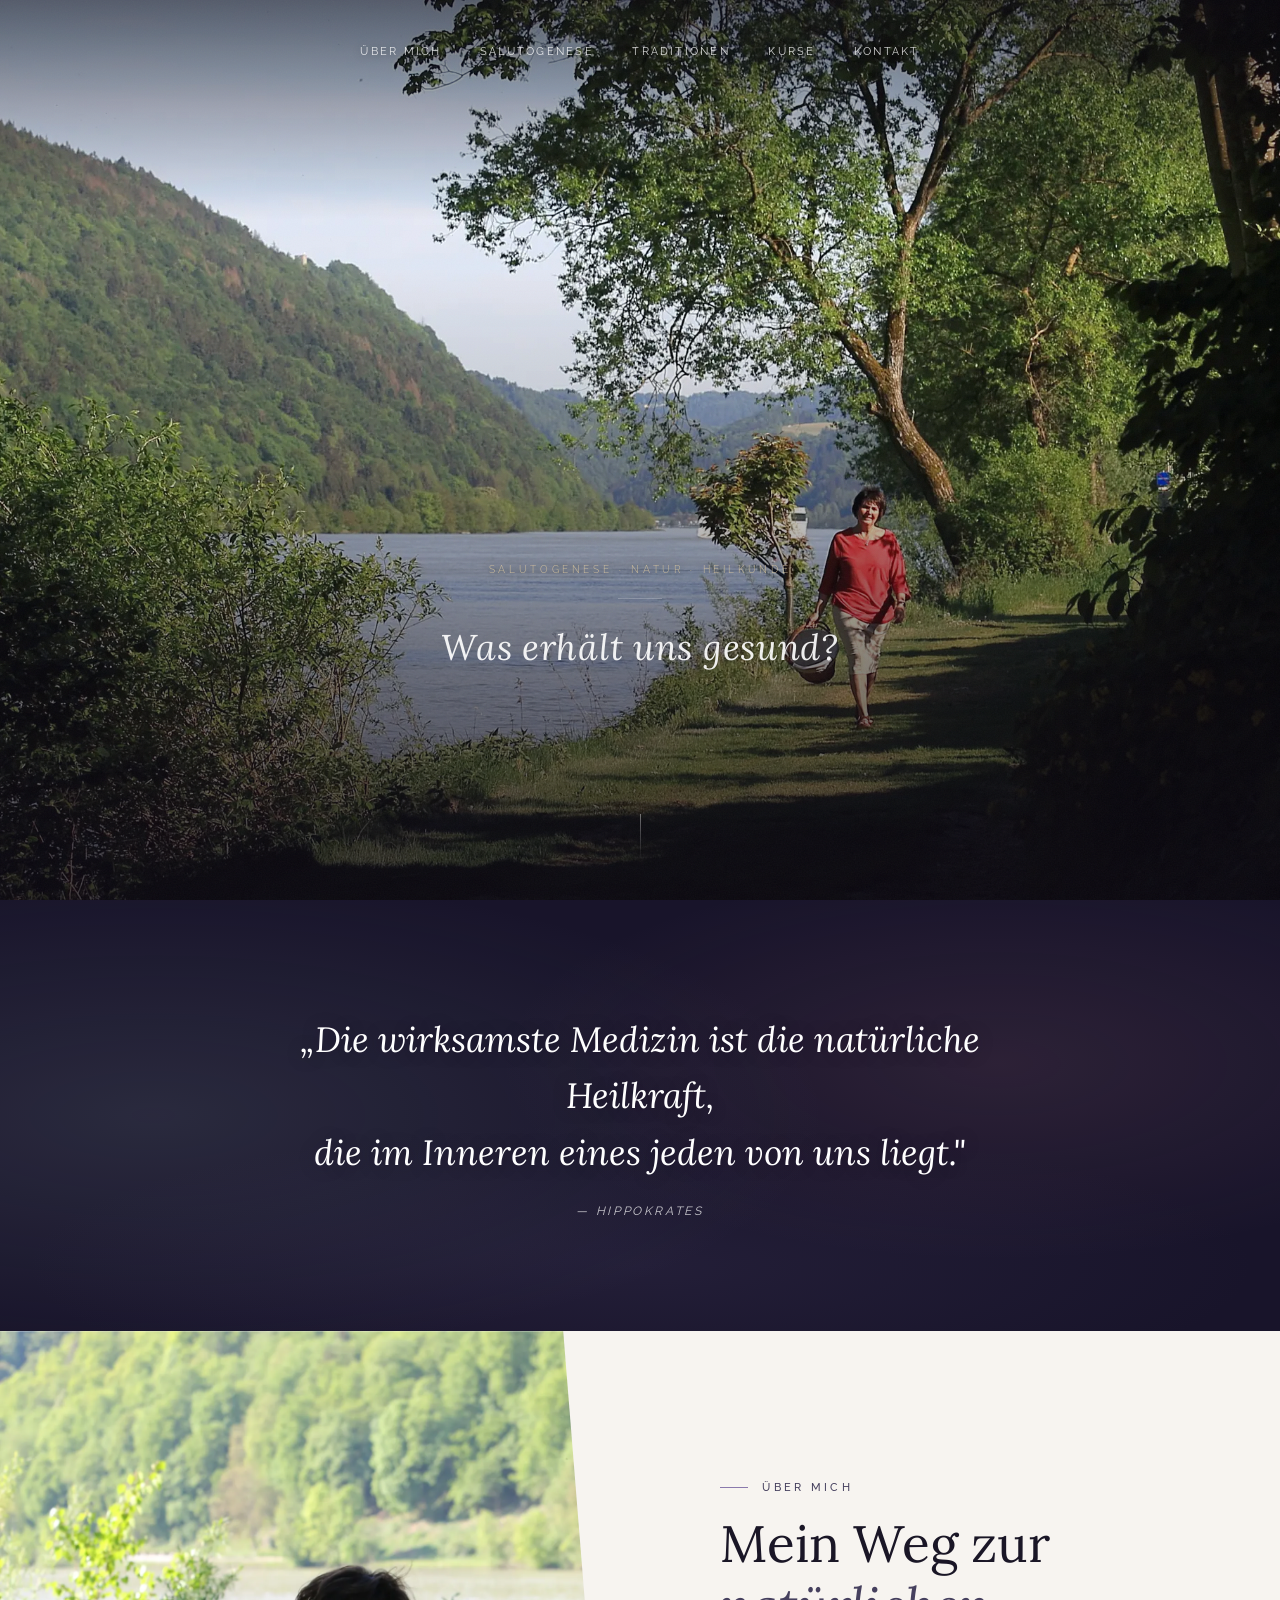
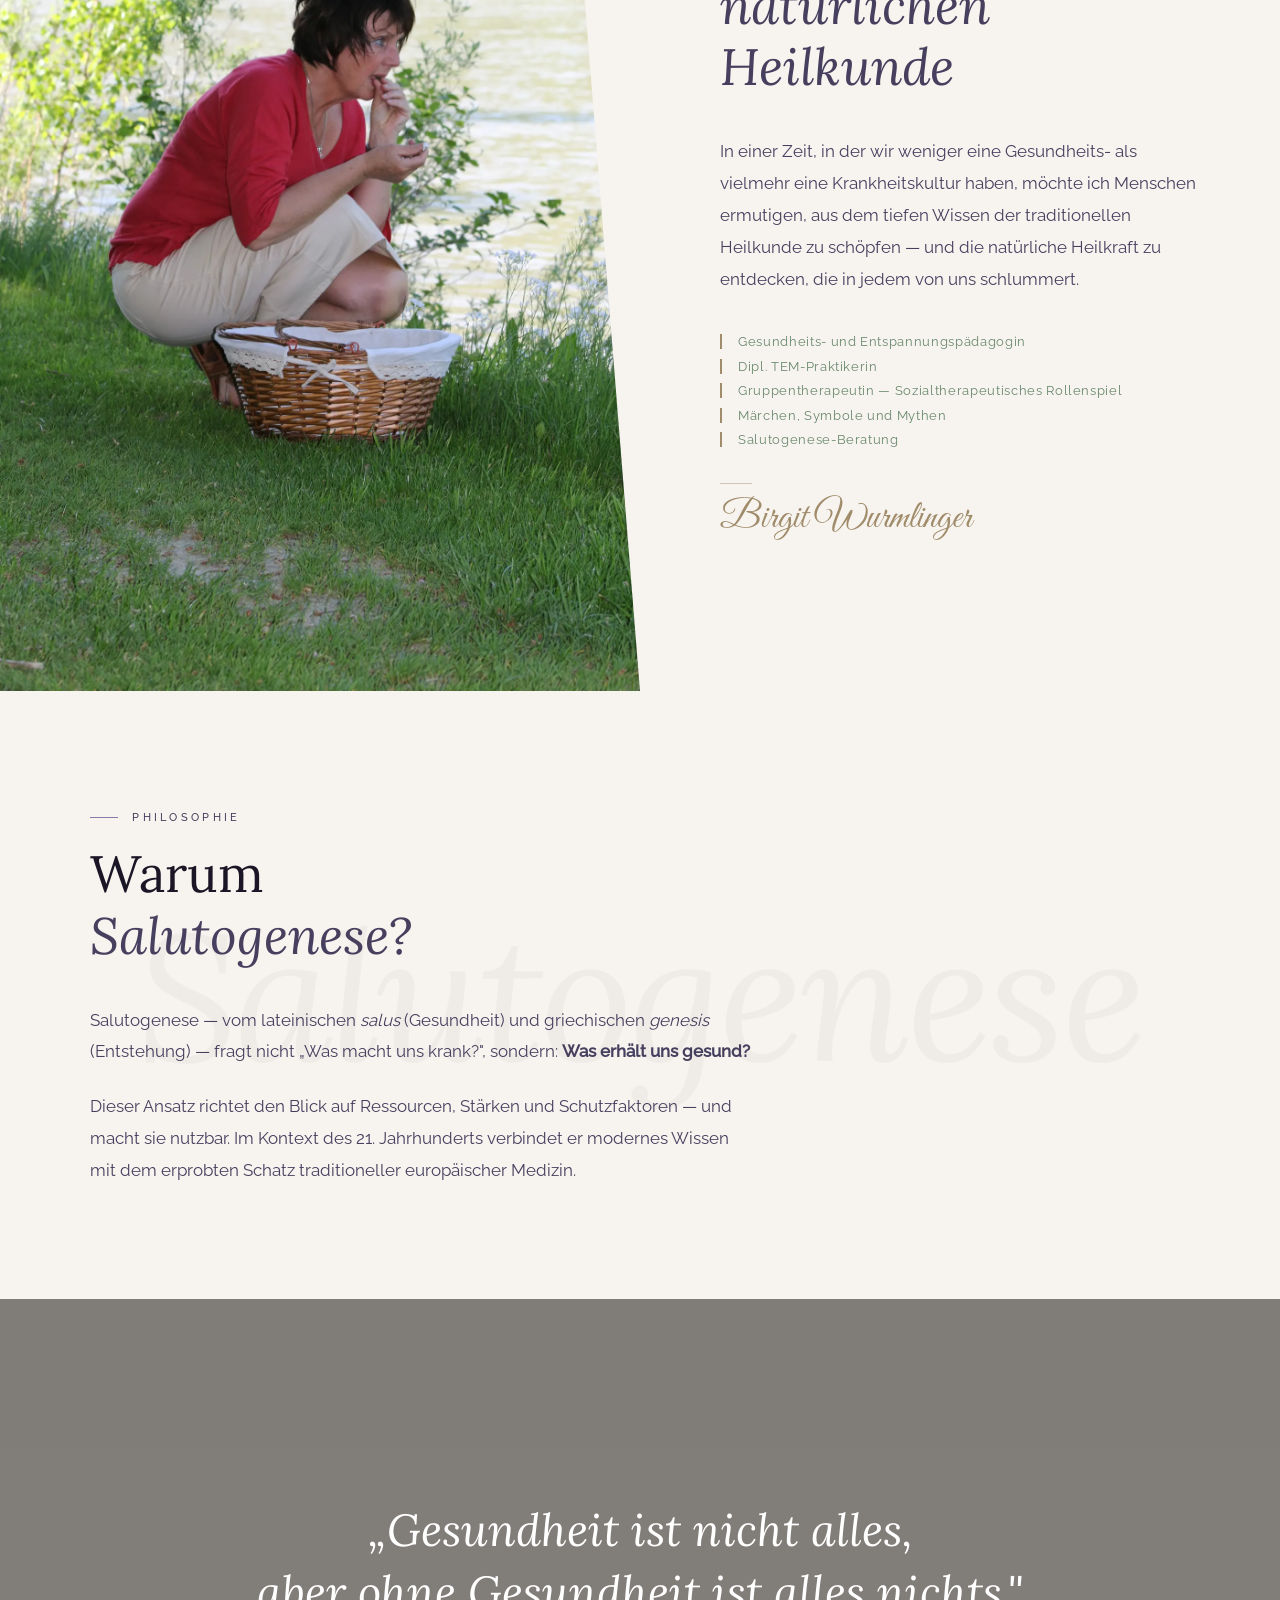
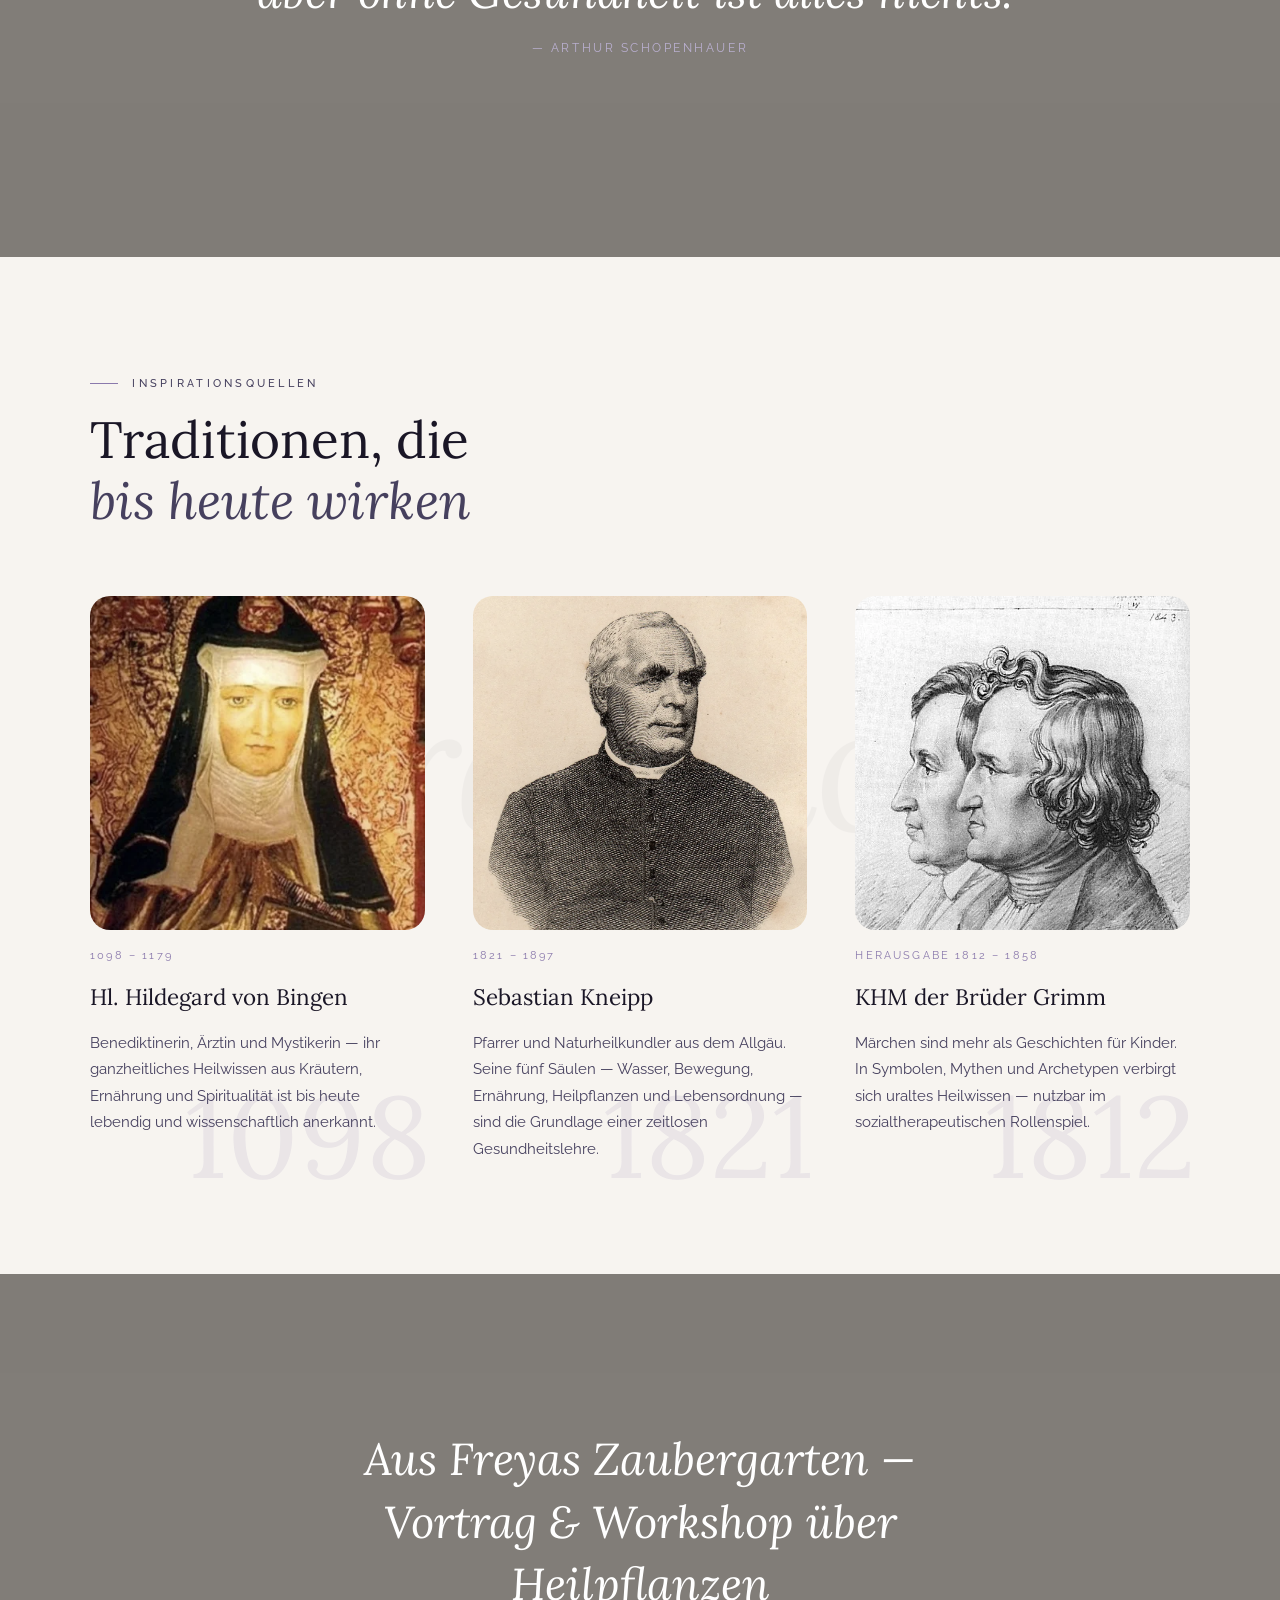
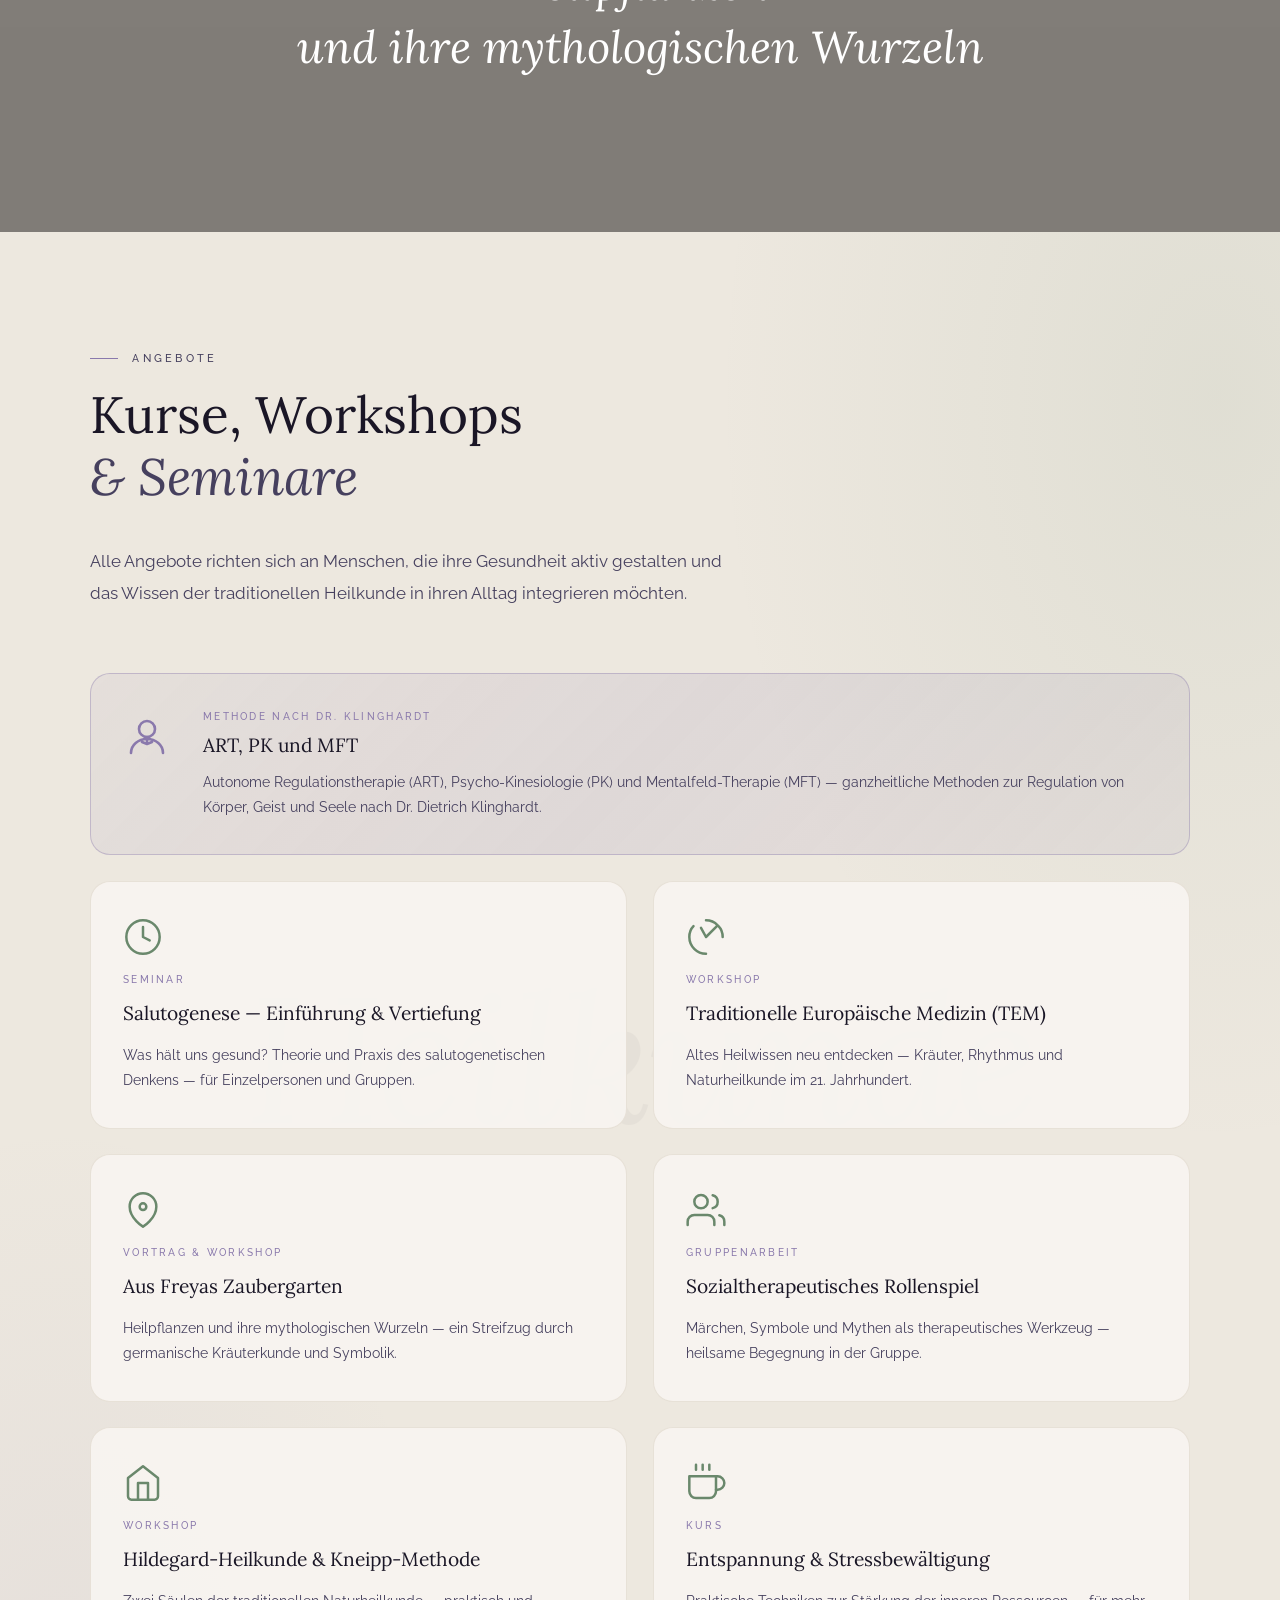
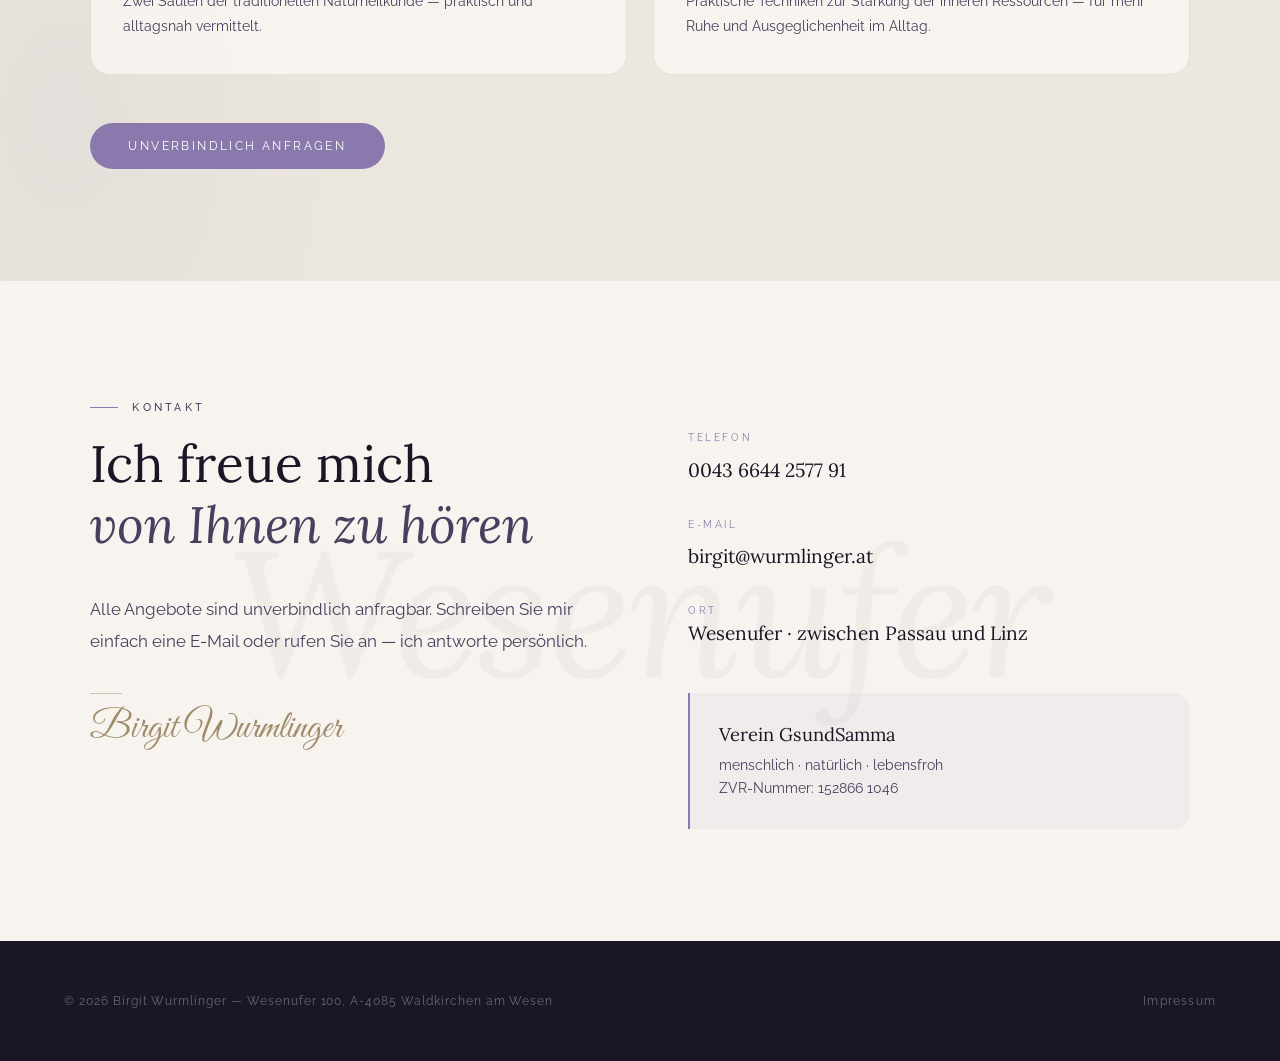
<file: index.html>
<!DOCTYPE html>
<html lang="de">
<head>
  <meta charset="UTF-8" />
  <meta name="viewport" content="width=device-width, initial-scale=1.0" />
  <title>Birgit Wurmlinger — Gesundheit aus der Natur | Wesenufer</title>
  <meta name="description" content="Kurse und Workshops zur natürlichen Heilkunde in Wesenufer zwischen Passau und Linz. Salutogenese, Kräuterwissen und Traditionen von Hildegard von Bingen bis Sebastian Kneipp — Verein GsundSamma." />
  <link rel="canonical" href="https://www.gsundsamma.at/" />
  <meta name="theme-color" content="#F7F4F0" />

  <!-- Social-Vorschau (WhatsApp, Facebook, Signal) -->
  <meta property="og:type" content="website" />
  <meta property="og:locale" content="de_AT" />
  <meta property="og:site_name" content="GsundSamma — Birgit Wurmlinger" />
  <meta property="og:title" content="Birgit Wurmlinger — Gesundheit aus der Natur" />
  <meta property="og:description" content="Kurse und Workshops zur natürlichen Heilkunde in Wesenufer zwischen Passau und Linz." />
  <meta property="og:url" content="https://www.gsundsamma.at/" />
  <meta property="og:image" content="https://www.gsundsamma.at/og-bild.jpg" />
  <meta property="og:image:width" content="1200" />
  <meta property="og:image:height" content="630" />
  <meta property="og:image:alt" content="Naturaufnahme — Gesundheit aus der Natur" />
  <meta name="twitter:card" content="summary_large_image" />

  <link rel="icon" href="favicon.svg" type="image/svg+xml" />
  <link rel="icon" href="favicon.ico" sizes="32x32" />
  <link rel="apple-touch-icon" href="apple-touch-icon.png" />

  <!-- Schriften selbst gehostet — keine Verbindung zu Google -->
  <link rel="preload" href="fonts/raleway-400-normal-latin.woff2" as="font" type="font/woff2" crossorigin />
  <link rel="preload" href="fonts/lora-400-normal-latin.woff2" as="font" type="font/woff2" crossorigin />
  <link rel="preload" href="fonts/great-vibes-400-normal-latin.woff2" as="font" type="font/woff2" crossorigin />
  <link rel="stylesheet" href="fonts/fonts.css" />

  <style>
    *, *::before, *::after { box-sizing: border-box; margin: 0; padding: 0; }

    :root {
      --cream:    #EDE8DF;
      --warm:     #E2DBD1;
      --dark:     #1A1626;
      --mid:      #46405E;
      --sage:     #6A886C;
      --lavender: #8A79AC;
      --earth:    #A08C6A;
      --light:    #F7F4F0;
    }

    html { scroll-behavior: smooth; }

    /* prefers-reduced-motion — disable all animations/transitions */
    @media (prefers-reduced-motion: reduce) {
      *, *::before, *::after {
        animation-duration: 0.01ms !important;
        animation-iteration-count: 1 !important;
        transition-duration: 0.01ms !important;
      }
      html { scroll-behavior: auto; }
      .hero-eyebrow, .hero-rule, .hero-title, .hero-scroll { opacity: 1; }
    }

    body {
      font-family: 'Raleway', sans-serif;
      font-weight: 400;
      background: var(--light);
      color: var(--dark);
      overflow-x: hidden;
    }

    /* ── NAVIGATION ─────────────────────────────── */
    nav {
      position: fixed;
      top: 0; left: 0; right: 0;
      z-index: 100;
      display: flex;
      justify-content: center;
      align-items: center;
      padding: 1.8rem 4rem;
      background: transparent;
      backdrop-filter: none;
      -webkit-backdrop-filter: none;
      border-bottom: 1px solid transparent;
      transition: padding 0.5s, background 0.5s, backdrop-filter 0.5s, border-color 0.5s;
    }
    nav.scrolled {
      padding: 0.9rem 4rem;
      background: rgba(247,244,240,0.92);
      backdrop-filter: blur(22px);
      -webkit-backdrop-filter: blur(22px);
      border-bottom: 1px solid rgba(160,140,106,0.16);
    }
    nav.scrolled .nav-logo-name {
      color: var(--dark);
      text-shadow: none;
    }
    .nav-logo {
      text-decoration: none;
      cursor: pointer;
      position: absolute;
      left: 4rem;
      top: 50%;
      transform: translateY(-50%);
      display: flex;
      align-items: center;
      height: 32px;
    }
    .nav-logo:focus-visible {
      outline: 2px solid var(--lavender);
      outline-offset: 6px;
      border-radius: 2px;
    }
    .nav-logo-name {
      font-family: 'Great Vibes', cursive;
      font-size: 1.65rem;
      color: #fff;
      white-space: nowrap;
      opacity: 0;
      transform: translateY(8px);
      transition: opacity 0.5s ease, transform 0.5s ease;
      pointer-events: none;
      text-shadow: 0 1px 14px rgba(26,22,38,0.5);
      line-height: 1;
    }
    nav.name-visible .nav-logo-name {
      opacity: 1;
      transform: translateY(0);
      pointer-events: auto;
    }
    .nav-links {
      display: flex;
      gap: 2.4rem;
      list-style: none;
    }
    .nav-links a {
      color: rgba(255,255,255,0.82);
      text-decoration: none;
      font-size: 0.7rem;
      letter-spacing: 0.2em;
      text-transform: uppercase;
      cursor: pointer;
      padding: 0.5rem 0;
      min-height: 44px;
      display: inline-flex;
      align-items: center;
      background: none;
      border: none;
      text-shadow: 0 1px 8px rgba(0,0,0,0.45);
      transition: color 0.35s, opacity 0.35s;
    }
    .nav-links a:hover {
      color: #fff;
    }
    .nav-links a:focus-visible {
      outline: 2px solid var(--lavender);
      outline-offset: 6px;
      border-radius: 2px;
    }
    nav.scrolled .nav-links a {
      color: var(--mid);
      text-shadow: none;
    }
    nav.scrolled .nav-links a:hover {
      color: var(--dark);
    }

    /* ── PARALLAX HELPER ─────────────────────────── */
    .parallax {
      background-attachment: fixed;
      background-position: center;
      background-repeat: no-repeat;
      background-size: cover;
    }

    /* ── HERO ────────────────────────────────────── */
    #hero {
      height: 100vh;
      background-image: url('bilder/bild_01_hintergrund_a.webp');
      background-size: cover;
      background-position: 68% center;
      display: flex;
      align-items: flex-end;
      justify-content: center;
      text-align: center;
      position: relative;
    }
    #hero::before {
      content: '';
      position: absolute;
      top: 0; left: 0; right: 0;
      height: 220px;
      background: linear-gradient(to bottom, rgba(10,6,16,0.62) 0%, transparent 100%);
      z-index: 0;
      pointer-events: none;
    }
    #hero::after {
      content: '';
      position: absolute;
      inset: 0;
      background: linear-gradient(
        to top,
        rgba(12,8,18,0.78) 0%,
        rgba(12,8,18,0.48) 28%,
        rgba(12,8,18,0.12) 52%,
        transparent 70%
      );
      z-index: 0;
      pointer-events: none;
    }
    .hero-content {
      position: relative;
      z-index: 1;
      display: flex;
      flex-direction: column;
      align-items: center;
      padding-bottom: 13vh;
      gap: 0;
    }
    .hero-eyebrow {
      font-family: 'Raleway', sans-serif;
      font-weight: 300;
      font-size: 0.6rem;
      letter-spacing: 0.38em;
      text-transform: uppercase;
      color: rgba(218, 198, 158, 0.9);
      margin-bottom: 1.4rem;
      opacity: 0;
      animation: fadeUp 0.8s 0.2s forwards;
      text-shadow: 0 1px 10px rgba(6,2,14,0.7), 0 0 28px rgba(6,2,14,0.5);
    }
    .hero-rule {
      width: 44px;
      height: 1px;
      background: rgba(255,255,255,0.22);
      margin-bottom: 1.6rem;
      opacity: 0;
      animation: fadeUp 0.8s 0.42s forwards;
    }
    .hero-title {
      font-family: 'Lora', serif;
      font-style: italic;
      font-size: clamp(1.65rem, 2.8vw, 2.6rem);
      font-weight: 400;
      color: rgba(255,255,255,0.92);
      letter-spacing: 0.02em;
      line-height: 1.3;
      opacity: 0;
      animation: fadeUp 0.9s 0.6s forwards;
    }
    .hero-scroll {
      position: absolute;
      bottom: 2.6rem;
      left: 50%;
      transform: translateX(-50%);
      z-index: 1;
      opacity: 0;
      animation: fadeUp 1s 1.3s forwards;
    }
    .hero-scroll span {
      display: block;
      width: 1px;
      height: 44px;
      background: linear-gradient(to bottom, rgba(255,255,255,0.4), transparent);
      margin: 0 auto;
      animation: scrollPulse 2.5s ease-in-out 2s infinite;
    }
    @keyframes scrollPulse {
      0%, 100% { opacity: 0.35; }
      50% { opacity: 0.9; }
    }

    /* ── QUOTE DIVIDER ───────────────────────────── */
    .quote-divider {
      background-color: #18142A;
      background-image:
        radial-gradient(ellipse 75% 80% at 12% 50%, rgba(122,140,150,0.18) 0%, transparent 70%),
        radial-gradient(ellipse 60% 70% at 78% 38%, rgba(168,112,128,0.14) 0%, transparent 65%),
        radial-gradient(ellipse 80% 55% at 50% 85%, rgba(74,66,104,0.22) 0%, transparent 60%);
      padding: 7rem 2rem;
      text-align: center;
      position: relative;
    }
    .quote-divider blockquote {
      position: relative;
      font-family: 'Lora', serif;
      font-style: italic;
      font-size: clamp(1.4rem, 3vw, 2.2rem);
      color: #fff;
      max-width: 820px;
      margin: 0 auto 1.2rem;
      line-height: 1.6;
      text-shadow: 0 1px 16px rgba(30,10,40,0.35);
    }
    .quote-divider cite {
      position: relative;
      font-size: 0.75rem;
      letter-spacing: 0.22em;
      text-transform: uppercase;
      color: rgba(255,255,255,0.75);
    }

    /* ── CONTENT SECTIONS ────────────────────────── */
    section {
      padding: 7rem 2rem;
    }
    .section-inner {
      max-width: 1100px;
      margin: 0 auto;
    }
    .section-label {
      font-size: 0.68rem;
      letter-spacing: 0.3em;
      text-transform: uppercase;
      color: var(--mid);
      margin-bottom: 1.2rem;
      display: inline-flex;
      align-items: center;
      gap: 0.9rem;
      font-weight: 500;
    }
    .section-label::before {
      content: '';
      display: block;
      height: 1px;
      width: 0;
      background: var(--lavender);
      transition: width 0.65s cubic-bezier(0.4, 0, 0.2, 1) 0.28s;
      flex-shrink: 0;
    }
    .section-label.visible::before {
      width: 28px;
    }
    .section-title {
      font-family: 'Lora', serif;
      font-size: clamp(2rem, 4vw, 3.4rem);
      font-weight: 400;
      line-height: 1.2;
      color: var(--dark);
      margin-bottom: 2.4rem;
    }
    .section-title em {
      font-style: italic;
      color: var(--mid);
    }
    .section-text {
      font-size: 1.05rem;
      line-height: 1.9;
      color: var(--mid);
      max-width: 660px;
    }
    .section-text + .section-text {
      margin-top: 1.4rem;
    }

    /* ── ÜBER MICH ───────────────────────────────── */
    #ueber-mich {
      background: var(--light);
      padding: 0;
    }
    .ueber-grid {
      display: grid;
      grid-template-columns: 50% 50%;
      gap: 0;
      align-items: stretch;
      min-height: 85vh;
    }
    .ueber-img-wrap {
      position: relative;
      overflow: hidden;
      clip-path: polygon(0 0, 88% 0, 100% 100%, 0 100%);
    }
    .ueber-img-wrap img {
      width: 100%;
      height: 100%;
      object-fit: cover;
      object-position: center top;
      display: block;
    }
    .ueber-text {
      padding: 8rem 5rem 8rem 5rem;
      display: flex;
      flex-direction: column;
      justify-content: center;
    }
    .credentials {
      margin-top: 2.4rem;
      display: flex;
      flex-direction: column;
      gap: 0.6rem;
    }
    .credential-item {
      font-size: 0.82rem;
      letter-spacing: 0.05em;
      color: var(--sage);
      padding-left: 1rem;
      border-left: 2px solid var(--earth);
    }

    /* ── PARALLAX BREAK ──────────────────────────── */
    .parallax-break {
      height: 62vh;
      min-height: 400px;
      background-image: url('bilder/bild_09_bienenapotheke.webp');
      background-position: center;
      position: relative;
    }
    .parallax-break::after {
      content: '';
      position: absolute;
      inset: 0;
      background: rgba(20,16,10,0.52);
    }
    .parallax-break-text {
      position: absolute;
      inset: 0;
      z-index: 1;
      display: flex;
      align-items: center;
      justify-content: center;
      text-align: center;
      padding: 2rem;
    }
    .parallax-break-text blockquote {
      font-family: 'Lora', serif;
      font-style: italic;
      font-size: clamp(1.6rem, 3.5vw, 2.8rem);
      color: #fff;
      max-width: 780px;
      line-height: 1.4;
    }
    .parallax-break-text cite {
      display: block;
      margin-top: 1rem;
      font-family: 'Raleway', sans-serif;
      font-style: normal;
      font-size: 0.72rem;
      letter-spacing: 0.22em;
      text-transform: uppercase;
      color: rgba(196,184,224,0.85);
    }

    /* ── SALUTOGENESE ────────────────────────────── */
    #salutogenese { background: var(--light); }

    /* ── TRADITIONELLE MEDIZIN ───────────────────── */
    #traditionen { background: var(--light); }
    .tradition-grid {
      display: grid;
      grid-template-columns: repeat(3, 1fr);
      gap: 3rem;
      margin-top: 4rem;
    }
    .tradition-card {
      display: flex;
      flex-direction: column;
      gap: 1.2rem;
    }
    .tradition-card img {
      width: 100%;
      aspect-ratio: 1;
      object-fit: cover;
      filter: grayscale(30%);
      transition: filter 0.25s;
      border-radius: 20px;
    }
    .tradition-card:hover img { filter: grayscale(0%); }
    .tradition-card h3 {
      font-family: 'Lora', serif;
      font-size: 1.4rem;
      font-weight: 400;
      color: var(--dark);
    }
    .tradition-card p {
      font-size: 0.92rem;
      line-height: 1.8;
      color: var(--mid);
    }
    .tradition-years {
      font-size: 0.68rem;
      letter-spacing: 0.2em;
      text-transform: uppercase;
      color: var(--lavender);
    }

    /* ── PARALLAX BREAK 2 ────────────────────────── */
    .parallax-break-2 {
      background-image: url('bilder/bild_07_natur_b.webp');
      background-position: center 40%;
    }

    /* ── KURSE ───────────────────────────────────── */
    #kurse {
      background-color: var(--cream);
      background-image:
        radial-gradient(ellipse 60% 70% at 95% 10%, rgba(106,136,108,0.1) 0%, transparent 65%),
        radial-gradient(ellipse 50% 60% at 5% 90%, rgba(138,121,172,0.08) 0%, transparent 60%);
    }
    .kurs-grid {
      margin-top: 4rem;
      display: grid;
      grid-template-columns: repeat(2, 1fr);
      gap: 1.6rem;
    }
    .kurs-card {
      background: rgba(247,244,240,0.96);
      border: 1px solid rgba(160,140,106,0.18);
      border-radius: 20px;
      padding: 2.2rem 2rem;
      display: flex;
      flex-direction: column;
      gap: 1rem;
      transition: box-shadow 0.3s, transform 0.3s, border-color 0.3s;
    }
    .kurs-card:hover {
      box-shadow: 0 10px 36px rgba(26,22,38,0.1), 0 0 0 1px rgba(138,121,172,0.3);
      transform: translateY(-4px);
      border-color: rgba(138,121,172,0.3);
    }
    .kurs-icon {
      width: 40px;
      height: 40px;
      color: var(--sage);
      flex-shrink: 0;
    }
    .kurs-card-tag {
      font-size: 0.65rem;
      letter-spacing: 0.22em;
      text-transform: uppercase;
      color: var(--lavender);
      font-weight: 500;
    }
    .kurs-card-name {
      font-family: 'Lora', serif;
      font-size: 1.2rem;
      font-weight: 400;
      color: var(--dark);
      line-height: 1.35;
    }
    .kurs-card-desc {
      font-size: 0.88rem;
      line-height: 1.75;
      color: var(--mid);
    }
    .kurs-card--featured {
      background: linear-gradient(135deg,
        rgba(138,121,172,0.08) 0%,
        rgba(138,121,172,0.14) 50%,
        rgba(138,121,172,0.08) 100%
      );
      border-color: rgba(138,121,172,0.38);
      border-width: 1.5px;
      grid-column: span 2;
      flex-direction: row;
      align-items: flex-start;
      gap: 2rem;
    }
    .kurs-card--featured .kurs-icon {
      color: var(--lavender);
      width: 48px;
      height: 48px;
      flex-shrink: 0;
      margin-top: 0.2rem;
    }
    .kurs-card--featured .kurs-card-tag {
      color: var(--lavender);
    }
    .kurs-card--featured-body {
      display: flex;
      flex-direction: column;
      gap: 0.7rem;
    }
    @media (max-width: 900px) {
      .kurs-card--featured { grid-column: span 1; flex-direction: column; }
    }
    .btn {
      display: inline-block;
      margin-top: 3rem;
      padding: 1rem 2.4rem;
      font-family: 'Raleway', sans-serif;
      font-size: 0.75rem;
      letter-spacing: 0.2em;
      text-transform: uppercase;
      color: #fff;
      background: var(--lavender);
      text-decoration: none;
      border-radius: 100px;
      transition: background 0.25s, transform 0.2s;
      cursor: pointer;
      min-height: 44px;
      display: inline-flex;
      align-items: center;
    }
    .btn:hover {
      background: #7A6B9A;
      transform: translateY(-2px);
    }
    .btn:focus-visible {
      outline: 2px solid var(--lavender);
      outline-offset: 4px;
    }

    /* ── KONTAKT ─────────────────────────────────── */
    #kontakt { background: var(--light); }
    .kontakt-grid {
      display: grid;
      grid-template-columns: 1fr 1fr;
      gap: 6rem;
      align-items: start;
    }
    .kontakt-details {
      display: flex;
      flex-direction: column;
      gap: 1.6rem;
      margin-top: 2.4rem;
    }
    .kontakt-item {
      display: flex;
      flex-direction: column;
      gap: 0.3rem;
    }
    .kontakt-label {
      font-size: 0.65rem;
      letter-spacing: 0.25em;
      text-transform: uppercase;
      color: var(--lavender);
    }
    .kontakt-value {
      font-family: 'Lora', serif;
      font-size: 1.2rem;
      color: var(--dark);
    }
    .kontakt-value a {
      color: inherit;
      text-decoration: none;
      transition: color 0.25s;
      cursor: pointer;
      min-height: 44px;
      display: inline-flex;
      align-items: center;
    }
    .kontakt-value a:hover { color: var(--sage); }
    .kontakt-value a:focus-visible {
      outline: 2px solid var(--sage);
      outline-offset: 3px;
      border-radius: 2px;
    }
    .kontakt-verein {
      margin-top: 3rem;
      padding: 1.8rem;
      border-left: 2px solid var(--lavender);
      background: rgba(138,121,172,0.06);
      border-radius: 0 16px 16px 0;
    }
    .kontakt-verein h4 {
      font-family: 'Lora', serif;
      font-size: 1.15rem;
      font-weight: 400;
      color: var(--dark);
      margin-bottom: 0.5rem;
    }
    .kontakt-verein p {
      font-size: 0.85rem;
      color: var(--mid);
      line-height: 1.7;
    }

    /* ── FOOTER ──────────────────────────────────── */
    footer {
      background: var(--dark);
      padding: 2.4rem 4rem;
      display: flex;
      justify-content: space-between;
      align-items: center;
    }
    footer p {
      font-size: 0.75rem;
      color: rgba(255,255,255,0.35);
      letter-spacing: 0.08em;
    }
    footer a {
      font-size: 0.75rem;
      color: rgba(255,255,255,0.35);
      text-decoration: none;
      letter-spacing: 0.1em;
      transition: color 0.25s;
      cursor: pointer;
      min-height: 44px;
      display: inline-flex;
      align-items: center;
    }
    footer a:hover { color: var(--lavender); }
    footer a:focus-visible {
      outline: 2px solid var(--lavender);
      outline-offset: 4px;
      border-radius: 2px;
    }

    /* ── REVEAL ANIMATION ────────────────────────── */
    .reveal {
      opacity: 0;
      transform: translateY(32px);
      transition: opacity 0.8s ease, transform 0.8s ease;
    }
    .reveal.visible {
      opacity: 1;
      transform: none;
    }

    /* ── KEYFRAMES ───────────────────────────────── */
    @keyframes fadeUp {
      to { opacity: 1; transform: translateY(0); }
    }

    /* ── HAMBURGER ───────────────────────────────── */
    .hamburger {
      display: none;
      position: absolute;
      right: 2rem;
      top: 50%;
      transform: translateY(-50%);
      flex-direction: column;
      gap: 5px;
      background: none;
      border: none;
      cursor: pointer;
      padding: 8px;
      min-width: 44px;
      min-height: 44px;
      align-items: center;
      justify-content: center;
    }
    .hamburger span {
      display: block;
      width: 22px;
      height: 1.5px;
      background: #fff;
      transition: transform 0.25s, opacity 0.25s;
      transform-origin: center;
    }
    .hamburger[aria-expanded="true"] span:nth-child(1) { transform: translateY(6.5px) rotate(45deg); }
    .hamburger[aria-expanded="true"] span:nth-child(2) { opacity: 0; }
    .hamburger[aria-expanded="true"] span:nth-child(3) { transform: translateY(-6.5px) rotate(-45deg); }
    .mobile-menu {
      display: none;
      position: fixed;
      inset: 0;
      z-index: 99;
      background: rgba(34,29,20,0.97);
      backdrop-filter: blur(16px);
      flex-direction: column;
      align-items: center;
      justify-content: center;
      gap: 2.4rem;
    }
    .mobile-menu.open { display: flex; }
    .mobile-menu a {
      font-family: 'Lora', serif;
      font-size: 2rem;
      color: #fff;
      text-decoration: none;
      letter-spacing: 0.08em;
      transition: color 0.2s;
    }
    .mobile-menu a:hover { color: var(--lavender); }

    /* ── WASSERZEICHEN ───────────────────────────── */
    .watermark {
      position: absolute;
      left: 50%;
      top: 50%;
      transform: translate(-50%, -50%);
      font-family: 'Lora', serif;
      font-style: italic;
      font-weight: 400;
      font-size: clamp(6rem, 14vw, 13rem);
      color: var(--dark);
      opacity: 0.032;
      white-space: nowrap;
      pointer-events: none;
      user-select: none;
      z-index: 0;
      letter-spacing: -0.02em;
    }


    /* ── GRAIN TEXTURE ──────────────────────────── */
    .grain-overlay {
      position: fixed;
      inset: 0;
      z-index: 9999;
      pointer-events: none;
      opacity: 0.042;
      background-image: url("data:image/svg+xml,%3Csvg xmlns='http://www.w3.org/2000/svg' width='200' height='200'%3E%3Cfilter id='n'%3E%3CfeTurbulence type='fractalNoise' baseFrequency='0.72' numOctaves='4' stitchTiles='stitch'/%3E%3C/filter%3E%3Crect width='200' height='200' filter='url(%23n)'/%3E%3C/svg%3E");
      background-size: 200px 200px;
    }

    /* ── SCROLL PROGRESS ─────────────────────────── */
    #progress {
      position: fixed;
      top: 0; left: 0;
      height: 2px;
      width: 0;
      background: linear-gradient(to right, var(--lavender), #C4B8E0, var(--lavender));
      z-index: 200;
      transition: width 0.06s linear;
    }

    /* ── TRADITION CARD DEKO-JAHRESZAHL ─────────── */
    .tradition-card {
      position: relative;
      isolation: isolate;
    }
    .tradition-card::before {
      content: attr(data-year);
      position: absolute;
      bottom: -2rem;
      right: -0.4rem;
      font-family: 'Lora', serif;
      font-size: clamp(5.5rem, 9vw, 8.5rem);
      font-weight: 400;
      color: var(--lavender);
      opacity: 0.12;
      pointer-events: none;
      line-height: 1;
      z-index: -1;
    }

    /* ── SIGNATURE ──────────────────────────────── */
    .signature-wrap {
      display: flex;
      flex-direction: column;
      align-items: flex-start;
      margin-top: 2.2rem;
    }
    .signature-rule {
      width: 32px;
      height: 1px;
      background: var(--earth);
      opacity: 0.45;
      margin-bottom: 0.7rem;
    }
    .signature-name {
      font-family: 'Great Vibes', cursive;
      font-size: 2.4rem;
      color: var(--earth);
      line-height: 1.2;
    }

    /* ── RESPONSIVE ──────────────────────────────── */
    @media (max-width: 900px) {
      nav { padding: 1.2rem 2rem; }
      nav.scrolled { padding: 0.9rem 2rem; }
      .nav-links { display: none; }
      .hamburger { display: flex; }
      .ueber-grid { grid-template-columns: 1fr; }
      .nav-logo { left: 2rem; height: auto; }
      .nav-logo-name { font-size: 1.25rem; }
      .hero-content { padding: 0 2rem; }
      .ueber-img-wrap { height: 60vw; min-height: 300px; max-height: 480px; clip-path: none; }
      .ueber-text { padding: 4rem 2rem; }
      .kontakt-grid { grid-template-columns: 1fr; gap: 3rem; }
      .tradition-grid { grid-template-columns: 1fr; }
      .kurs-grid { grid-template-columns: 1fr; }
      footer { flex-direction: column; gap: 0.8rem; text-align: center; }
    }
  </style>
</head>
<body>

  <!-- GRAIN + PROGRESS -->
  <div class="grain-overlay" aria-hidden="true"></div>
  <div id="progress" aria-hidden="true"></div>

  <!-- MOBILE MENU -->
  <div class="mobile-menu" id="mobileMenu" role="dialog" aria-label="Navigation">
    <a href="#ueber-mich" onclick="closeMobile()">Über mich</a>
    <a href="#salutogenese" onclick="closeMobile()">Salutogenese</a>
    <a href="#traditionen" onclick="closeMobile()">Traditionen</a>
    <a href="#kurse" onclick="closeMobile()">Kurse</a>
    <a href="#kontakt" onclick="closeMobile()">Kontakt</a>
  </div>

  <!-- NAV -->
  <nav id="nav">
    <a href="#hero" class="nav-logo" aria-label="Zur Startseite">
      <span class="nav-logo-name">Birgit Wurmlinger</span>
    </a>
    <ul class="nav-links">
      <li><a href="#ueber-mich">Über mich</a></li>
      <li><a href="#salutogenese">Salutogenese</a></li>
      <li><a href="#traditionen">Traditionen</a></li>
      <li><a href="#kurse">Kurse</a></li>
      <li><a href="#kontakt">Kontakt</a></li>
    </ul>
    <button class="hamburger" id="hamburger" aria-expanded="false" aria-controls="mobileMenu" aria-label="Menü öffnen">
      <span></span><span></span><span></span>
    </button>
  </nav>

  <main>
  <!-- HERO -->
  <section id="hero" class="parallax">
    <div class="hero-content">
      <span class="hero-eyebrow">Salutogenese · Natur · Heilkunde</span>
      <div class="hero-rule" aria-hidden="true"></div>
      <h1 class="hero-title">Was erhält uns gesund?</h1>
    </div>
    <div class="hero-scroll" aria-hidden="true"><span></span></div>
  </section>

  <!-- QUOTE DIVIDER -->
  <div class="quote-divider">
    <blockquote>
      „Die wirksamste Medizin ist die natürliche Heilkraft,<br/>
      die im Inneren eines jeden von uns liegt."
    </blockquote>
    <cite>— Hippokrates</cite>
  </div>


  <!-- ÜBER MICH -->
  <section id="ueber-mich">
    <div class="ueber-grid">
      <div class="ueber-img-wrap">
        <img src="bilder/bild_08_portrait.webp" alt="Birgit Wurmlinger" loading="lazy" decoding="async" />
      </div>
      <div class="ueber-text">
        <span class="section-label reveal">Über mich</span>
        <h2 class="section-title reveal">Mein Weg zur <em>natürlichen Heilkunde</em></h2>
        <p class="section-text reveal">
          In einer Zeit, in der wir weniger eine Gesundheits- als vielmehr eine
          Krankheitskultur haben, möchte ich Menschen ermutigen, aus dem tiefen
          Wissen der traditionellen Heilkunde zu schöpfen — und die natürliche
          Heilkraft zu entdecken, die in jedem von uns schlummert.
        </p>
        <div class="credentials reveal">
          <span class="credential-item">Gesundheits- und Entspannungspädagogin</span>
          <span class="credential-item">Dipl. TEM-Praktikerin</span>
          <span class="credential-item">Gruppentherapeutin — Sozialtherapeutisches Rollenspiel</span>
          <span class="credential-item">Märchen, Symbole und Mythen</span>
          <span class="credential-item">Salutogenese-Beratung</span>
        </div>
        <div class="signature-wrap reveal">
          <div class="signature-rule"></div>
          <span class="signature-name">Birgit Wurmlinger</span>
        </div>
      </div>
    </div>
  </section>

  <!-- SALUTOGENESE -->
  <section id="salutogenese" style="position:relative; overflow:hidden;">
    <span class="watermark" aria-hidden="true">Salutogenese</span>
    <div class="section-inner" style="position:relative; z-index:1;">
      <span class="section-label reveal">Philosophie</span>
      <h2 class="section-title reveal">Warum<br/><em>Salutogenese?</em></h2>
      <p class="section-text reveal">
        Salutogenese — vom lateinischen <em>salus</em> (Gesundheit) und griechischen
        <em>genesis</em> (Entstehung) — fragt nicht „Was macht uns krank?",
        sondern: <strong>Was erhält uns gesund?</strong>
      </p>
      <p class="section-text reveal" style="margin-top: 1.4rem;">
        Dieser Ansatz richtet den Blick auf Ressourcen, Stärken und Schutzfaktoren
        — und macht sie nutzbar. Im Kontext des 21. Jahrhunderts verbindet er
        modernes Wissen mit dem erprobten Schatz traditioneller europäischer Medizin.
      </p>
    </div>
  </section>

  <!-- PARALLAX BREAK 1 -->
  <div class="parallax parallax-break">
    <div class="parallax-break-text">
      <blockquote>
        „Gesundheit ist nicht alles,<br/>aber ohne Gesundheit ist alles nichts."
        <cite>— Arthur Schopenhauer</cite>
      </blockquote>
    </div>
  </div>

  <!-- TRADITIONEN -->

  <section id="traditionen" style="position:relative; overflow:hidden;">
    <span class="watermark" aria-hidden="true">Tradition</span>
    <div class="section-inner" style="position:relative; z-index:1;">
      <span class="section-label reveal">Inspirationsquellen</span>
      <h2 class="section-title reveal">Traditionen, die<br/><em>bis heute wirken</em></h2>
      <div class="tradition-grid">
        <div class="tradition-card reveal" data-year="1098">
          <img src="bilder/bild_04_hildegard_von_bingen.webp" alt="Hildegard von Bingen" loading="lazy" decoding="async" />
          <span class="tradition-years">1098 – 1179</span>
          <h3>Hl. Hildegard von Bingen</h3>
          <p>Benediktinerin, Ärztin und Mystikerin — ihr ganzheitliches Heilwissen
          aus Kräutern, Ernährung und Spiritualität ist bis heute lebendig und
          wissenschaftlich anerkannt.</p>
        </div>
        <div class="tradition-card reveal" data-year="1821">
          <img src="bilder/bild_05_sebastian_kneipp.webp" alt="Sebastian Kneipp" loading="lazy" decoding="async" style="object-position: top;" />
          <span class="tradition-years">1821 – 1897</span>
          <h3>Sebastian Kneipp</h3>
          <p>Pfarrer und Naturheilkundler aus dem Allgäu. Seine fünf Säulen —
          Wasser, Bewegung, Ernährung, Heilpflanzen und Lebensordnung — sind
          die Grundlage einer zeitlosen Gesundheitslehre.</p>
        </div>
        <div class="tradition-card reveal" data-year="1812">
          <img src="bilder/bild_06_gebrueder_grimm.webp" alt="Gebrüder Grimm" loading="lazy" decoding="async" />
          <span class="tradition-years">Herausgabe 1812 – 1858</span>
          <h3>KHM der Brüder Grimm</h3>
          <p>Märchen sind mehr als Geschichten für Kinder. In Symbolen, Mythen
          und Archetypen verbirgt sich uraltes Heilwissen — nutzbar im
          sozialtherapeutischen Rollenspiel.</p>
        </div>
      </div>
    </div>
  </section>

  <!-- PARALLAX BREAK 2 -->
  <div class="parallax parallax-break parallax-break-2">
    <div class="parallax-break-text">
      <blockquote>
        Aus Freyas Zaubergarten —<br/>
        Vortrag &amp; Workshop über Heilpflanzen<br/>
        und ihre mythologischen Wurzeln
      </blockquote>
    </div>
  </div>


  <!-- KURSE -->
  <section id="kurse" style="position:relative; overflow:hidden;">
    <span class="watermark" aria-hidden="true">Heilkunde</span>
    <div class="section-inner" style="position:relative; z-index:1;">
      <span class="section-label reveal">Angebote</span>
      <h2 class="section-title reveal">Kurse, Workshops<br/><em>&amp; Seminare</em></h2>
      <p class="section-text reveal">
        Alle Angebote richten sich an Menschen, die ihre Gesundheit aktiv gestalten
        und das Wissen der traditionellen Heilkunde in ihren Alltag integrieren möchten.
      </p>
      <div class="kurs-grid">

        <div class="kurs-card kurs-card--featured reveal">
          <svg class="kurs-icon" viewBox="0 0 24 24" fill="none" stroke="currentColor" stroke-width="1.3" stroke-linecap="round" stroke-linejoin="round" aria-hidden="true">
            <circle cx="12" cy="8" r="4"/>
            <path d="M4 20c0-4 3.6-7 8-7s8 3 8 7"/>
            <path d="M12 12v3"/>
            <path d="M9.5 14.5l2.5 1 2.5-1"/>
          </svg>
          <div class="kurs-card--featured-body">
            <span class="kurs-card-tag">Methode nach Dr. Klinghardt</span>
            <h3 class="kurs-card-name">ART, PK und MFT</h3>
            <p class="kurs-card-desc">Autonome Regulationstherapie (ART), Psycho-Kinesiologie (PK) und Mentalfeld-Therapie (MFT) — ganzheitliche Methoden zur Regulation von Körper, Geist und Seele nach Dr. Dietrich Klinghardt.</p>
          </div>
        </div>

        <div class="kurs-card reveal">
          <svg class="kurs-icon" viewBox="0 0 24 24" fill="none" stroke="currentColor" stroke-width="1.5" stroke-linecap="round" stroke-linejoin="round" aria-hidden="true">
            <path d="M12 2C6.5 2 2 6.5 2 12s4.5 10 10 10 10-4.5 10-10S17.5 2 12 2z"/>
            <path d="M12 6v6l4 2"/>
          </svg>
          <span class="kurs-card-tag">Seminar</span>
          <h3 class="kurs-card-name">Salutogenese — Einführung &amp; Vertiefung</h3>
          <p class="kurs-card-desc">Was hält uns gesund? Theorie und Praxis des salutogenetischen Denkens — für Einzelpersonen und Gruppen.</p>
        </div>

        <div class="kurs-card reveal">
          <svg class="kurs-icon" viewBox="0 0 24 24" fill="none" stroke="currentColor" stroke-width="1.5" stroke-linecap="round" stroke-linejoin="round" aria-hidden="true">
            <path d="M12 22C6.5 22 2 17.5 2 12c0-2.5 1-5 2.5-6.5"/>
            <path d="M12 2c2.8 0 5.3 1.2 7 3l-7 7-3-5.5"/>
            <path d="M19.5 5.5C21 7 22 9.5 22 12"/>
          </svg>
          <span class="kurs-card-tag">Workshop</span>
          <h3 class="kurs-card-name">Traditionelle Europäische Medizin (TEM)</h3>
          <p class="kurs-card-desc">Altes Heilwissen neu entdecken — Kräuter, Rhythmus und Naturheilkunde im 21. Jahrhundert.</p>
        </div>

        <div class="kurs-card reveal">
          <svg class="kurs-icon" viewBox="0 0 24 24" fill="none" stroke="currentColor" stroke-width="1.5" stroke-linecap="round" stroke-linejoin="round" aria-hidden="true">
            <path d="M12 22s-8-5-8-12a8 8 0 0 1 16 0c0 7-8 12-8 12z"/>
            <circle cx="12" cy="10" r="2"/>
          </svg>
          <span class="kurs-card-tag">Vortrag &amp; Workshop</span>
          <h3 class="kurs-card-name">Aus Freyas Zaubergarten</h3>
          <p class="kurs-card-desc">Heilpflanzen und ihre mythologischen Wurzeln — ein Streifzug durch germanische Kräuterkunde und Symbolik.</p>
        </div>

        <div class="kurs-card reveal">
          <svg class="kurs-icon" viewBox="0 0 24 24" fill="none" stroke="currentColor" stroke-width="1.5" stroke-linecap="round" stroke-linejoin="round" aria-hidden="true">
            <path d="M17 21v-2a4 4 0 0 0-4-4H5a4 4 0 0 0-4 4v2"/>
            <circle cx="9" cy="7" r="4"/>
            <path d="M23 21v-2a4 4 0 0 0-3-3.87"/>
            <path d="M16 3.13a4 4 0 0 1 0 7.75"/>
          </svg>
          <span class="kurs-card-tag">Gruppenarbeit</span>
          <h3 class="kurs-card-name">Sozialtherapeutisches Rollenspiel</h3>
          <p class="kurs-card-desc">Märchen, Symbole und Mythen als therapeutisches Werkzeug — heilsame Begegnung in der Gruppe.</p>
        </div>

        <div class="kurs-card reveal">
          <svg class="kurs-icon" viewBox="0 0 24 24" fill="none" stroke="currentColor" stroke-width="1.5" stroke-linecap="round" stroke-linejoin="round" aria-hidden="true">
            <path d="M3 9l9-7 9 7v11a2 2 0 0 1-2 2H5a2 2 0 0 1-2-2z"/>
            <polyline points="9 22 9 12 15 12 15 22"/>
          </svg>
          <span class="kurs-card-tag">Workshop</span>
          <h3 class="kurs-card-name">Hildegard-Heilkunde &amp; Kneipp-Methode</h3>
          <p class="kurs-card-desc">Zwei Säulen der traditionellen Naturheilkunde — praktisch und alltagsnah vermittelt.</p>
        </div>

        <div class="kurs-card reveal">
          <svg class="kurs-icon" viewBox="0 0 24 24" fill="none" stroke="currentColor" stroke-width="1.5" stroke-linecap="round" stroke-linejoin="round" aria-hidden="true">
            <path d="M18 8h1a4 4 0 0 1 0 8h-1"/>
            <path d="M2 8h16v9a4 4 0 0 1-4 4H6a4 4 0 0 1-4-4V8z"/>
            <line x1="6" y1="1" x2="6" y2="4"/>
            <line x1="10" y1="1" x2="10" y2="4"/>
            <line x1="14" y1="1" x2="14" y2="4"/>
          </svg>
          <span class="kurs-card-tag">Kurs</span>
          <h3 class="kurs-card-name">Entspannung &amp; Stressbewältigung</h3>
          <p class="kurs-card-desc">Praktische Techniken zur Stärkung der inneren Ressourcen — für mehr Ruhe und Ausgeglichenheit im Alltag.</p>
        </div>

      </div>
      <a href="#kontakt" class="btn reveal">Unverbindlich anfragen</a>
    </div>
  </section>

  <!-- KONTAKT -->
  <section id="kontakt" style="position:relative; overflow:hidden;">
    <span class="watermark" aria-hidden="true">Wesenufer</span>
    <div class="section-inner" style="position:relative; z-index:1;">
      <div class="kontakt-grid">
        <div>
          <span class="section-label reveal">Kontakt</span>
          <h2 class="section-title reveal">Ich freue mich<br/><em>von Ihnen zu hören</em></h2>
          <p class="section-text reveal">
            Alle Angebote sind unverbindlich anfragbar. Schreiben Sie mir einfach
            eine E-Mail oder rufen Sie an — ich antworte persönlich.
          </p>
          <div class="signature-wrap reveal">
            <div class="signature-rule"></div>
            <span class="signature-name">Birgit Wurmlinger</span>
          </div>
        </div>
        <div>
          <div class="kontakt-details">
            <div class="kontakt-item reveal">
              <span class="kontakt-label">Telefon</span>
              <span class="kontakt-value">
                <a href="tel:+43664257791">0043 6644 2577 91</a>
              </span>
            </div>
            <div class="kontakt-item reveal">
              <span class="kontakt-label">E-Mail</span>
              <span class="kontakt-value">
                <a href="mailto:birgit@wurmlinger.at">birgit@wurmlinger.at</a>
              </span>
            </div>
            <div class="kontakt-item reveal">
              <span class="kontakt-label">Ort</span>
              <span class="kontakt-value">Wesenufer · zwischen Passau und Linz</span>
            </div>
          </div>
          <div class="kontakt-verein reveal">
            <h4>Verein GsundSamma</h4>
            <p>menschlich · natürlich · lebensfroh<br/>
            ZVR-Nummer: 152866 1046</p>
          </div>
        </div>
      </div>
    </div>
  </section>

  </main>

  <!-- FOOTER -->
  <footer>
    <p>© 2026 Birgit Wurmlinger — Wesenufer 100, A-4085 Waldkirchen am Wesen</p>
    <a href="/impressum">Impressum</a>
  </footer>

  <script>
    // Nav scroll behaviour + progress bar + hero name float
    const nav = document.getElementById('nav');
    const progress = document.getElementById('progress');
    const heroEl = document.getElementById('hero');
    window.addEventListener('scroll', () => {
      const sy = window.scrollY;
      nav.classList.toggle('scrolled', sy > 60);
      const pct = sy / (document.documentElement.scrollHeight - window.innerHeight);
      progress.style.width = (pct * 100) + '%';
      // Show name in nav when hero is 72% scrolled away
      nav.classList.toggle('name-visible', sy > heroEl.offsetHeight * 0.72);
    }, { passive: true });

    // Hamburger menu
    const hamburger = document.getElementById('hamburger');
    const mobileMenu = document.getElementById('mobileMenu');
    hamburger.addEventListener('click', () => {
      const open = mobileMenu.classList.toggle('open');
      hamburger.setAttribute('aria-expanded', open);
      document.body.style.overflow = open ? 'hidden' : '';
    });
    function closeMobile() {
      mobileMenu.classList.remove('open');
      hamburger.setAttribute('aria-expanded', 'false');
      document.body.style.overflow = '';
    }
    // Close on Escape
    document.addEventListener('keydown', e => { if (e.key === 'Escape') closeMobile(); });

    // Scroll reveal
    const reveals = document.querySelectorAll('.reveal');
    const observer = new IntersectionObserver((entries) => {
      entries.forEach((entry, i) => {
        if (entry.isIntersecting) {
          setTimeout(() => entry.target.classList.add('visible'), i * 80);
          observer.unobserve(entry.target);
        }
      });
    }, { threshold: 0.12 });
    reveals.forEach(el => observer.observe(el));
  </script>

</body>
</html>
</file>
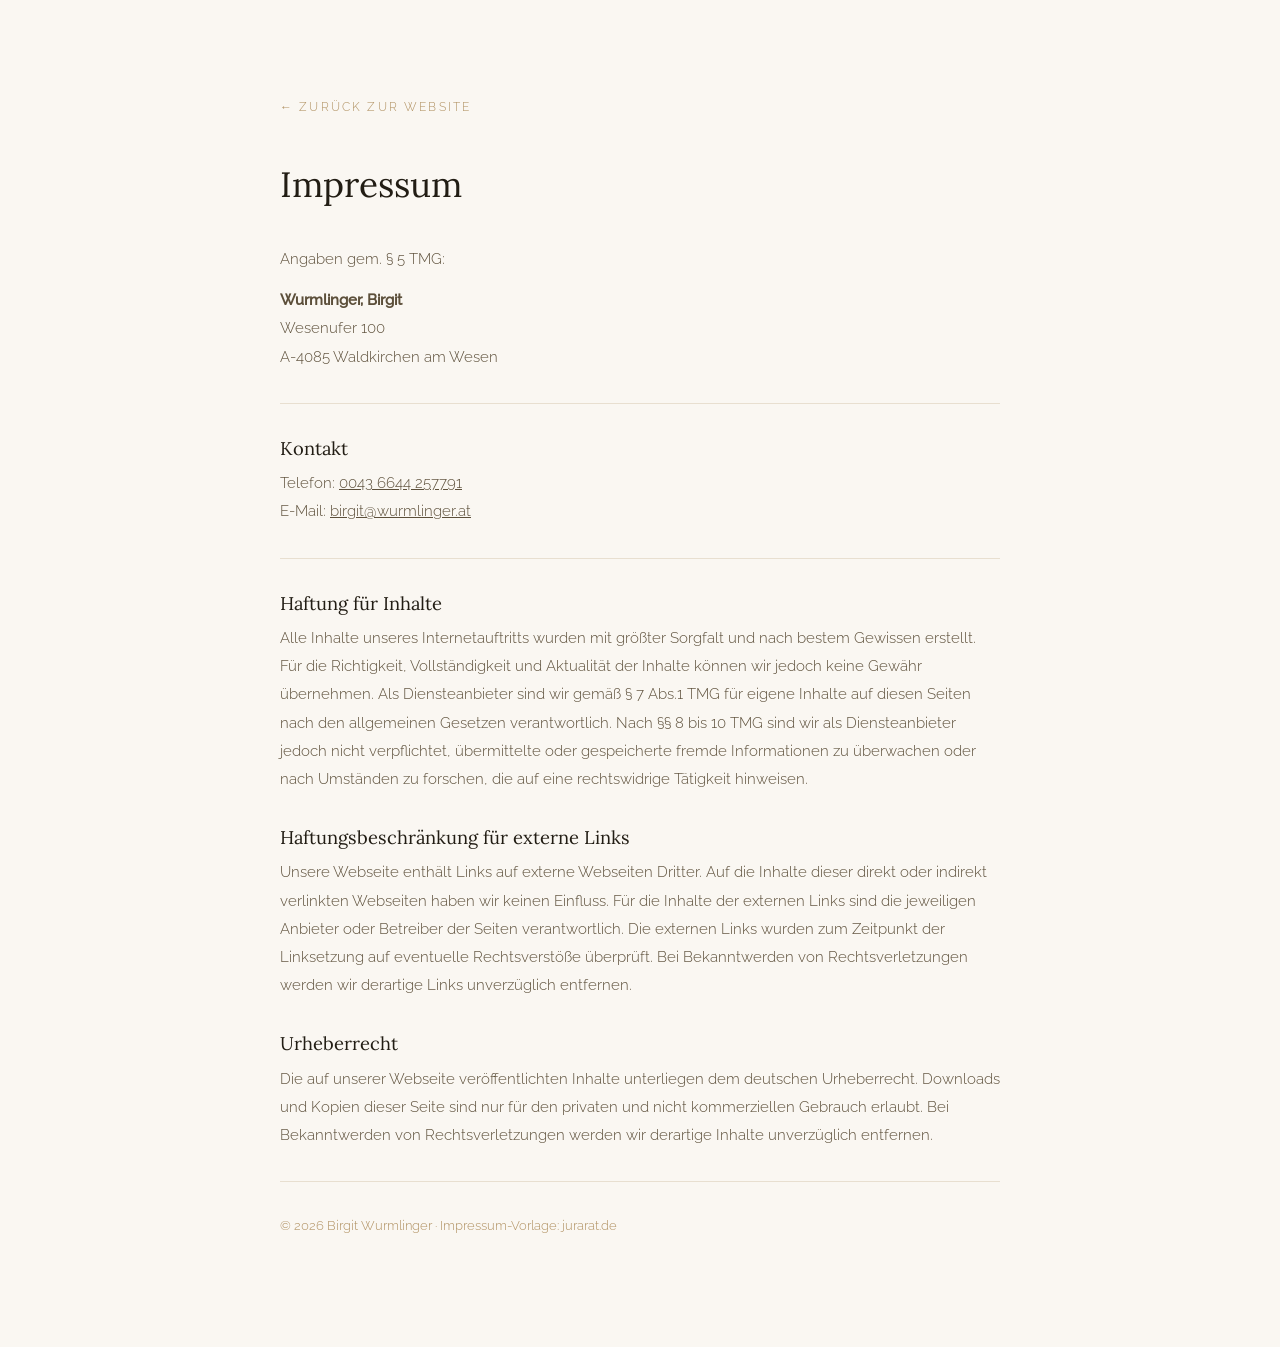
<file: impressum.html>
<!DOCTYPE html>
<html lang="de">
<head>
  <meta charset="UTF-8" />
  <meta name="viewport" content="width=device-width, initial-scale=1.0" />
  <title>Impressum — Birgit Wurmlinger</title>
  <meta name="robots" content="noindex, follow" />
  <link rel="icon" href="/favicon.svg" type="image/svg+xml" />
  <link rel="icon" href="/favicon.ico" sizes="32x32" />
  <!-- Schriften selbst gehostet — keine Verbindung zu Google -->
  <link rel="stylesheet" href="/fonts/fonts.css" />
  <style>
    *, *::before, *::after { box-sizing: border-box; margin: 0; padding: 0; }
    body { font-family: 'Raleway', sans-serif; font-weight: 300; background: #FAF7F2; color: #221D14; padding: 6rem 2rem; }
    .inner { max-width: 720px; margin: 0 auto; }
    .back { font-size: 0.75rem; letter-spacing: 0.18em; text-transform: uppercase; color: #B09060; text-decoration: none; display: inline-block; margin-bottom: 3rem; }
    .back:hover { color: #7A8C6E; }
    h1 { font-family: 'Lora', serif; font-size: 2.2rem; font-weight: 400; margin-bottom: 2.4rem; }
    h2 { font-family: 'Lora', serif; font-size: 1.15rem; font-weight: 400; margin: 2rem 0 0.6rem; }
    p { font-size: 0.95rem; line-height: 1.85; color: #5C4F3A; margin-bottom: 0.8rem; }
    hr { border: none; border-top: 1px solid #E8DFD0; margin: 2rem 0; }
  </style>
</head>
<body>
  <div class="inner">
    <a href="/" class="back">← Zurück zur Website</a>
    <h1>Impressum</h1>
    <p>Angaben gem. § 5 TMG:</p>
    <p><strong>Wurmlinger, Birgit</strong><br/>Wesenufer 100<br/>A-4085 Waldkirchen am Wesen</p>
    <hr/>
    <h2>Kontakt</h2>
    <p>Telefon: <a href="tel:+43664257791" style="color:inherit;">0043 6644 257791</a><br/>
    E-Mail: <a href="mailto:birgit@wurmlinger.at" style="color:inherit;">birgit@wurmlinger.at</a></p>
    <hr/>
    <h2>Haftung für Inhalte</h2>
    <p>Alle Inhalte unseres Internetauftritts wurden mit größter Sorgfalt und nach bestem Gewissen erstellt. Für die Richtigkeit, Vollständigkeit und Aktualität der Inhalte können wir jedoch keine Gewähr übernehmen. Als Diensteanbieter sind wir gemäß § 7 Abs.1 TMG für eigene Inhalte auf diesen Seiten nach den allgemeinen Gesetzen verantwortlich. Nach §§ 8 bis 10 TMG sind wir als Diensteanbieter jedoch nicht verpflichtet, übermittelte oder gespeicherte fremde Informationen zu überwachen oder nach Umständen zu forschen, die auf eine rechtswidrige Tätigkeit hinweisen.</p>
    <h2>Haftungsbeschränkung für externe Links</h2>
    <p>Unsere Webseite enthält Links auf externe Webseiten Dritter. Auf die Inhalte dieser direkt oder indirekt verlinkten Webseiten haben wir keinen Einfluss. Für die Inhalte der externen Links sind die jeweiligen Anbieter oder Betreiber der Seiten verantwortlich. Die externen Links wurden zum Zeitpunkt der Linksetzung auf eventuelle Rechtsverstöße überprüft. Bei Bekanntwerden von Rechtsverletzungen werden wir derartige Links unverzüglich entfernen.</p>
    <h2>Urheberrecht</h2>
    <p>Die auf unserer Webseite veröffentlichten Inhalte unterliegen dem deutschen Urheberrecht. Downloads und Kopien dieser Seite sind nur für den privaten und nicht kommerziellen Gebrauch erlaubt. Bei Bekanntwerden von Rechtsverletzungen werden wir derartige Inhalte unverzüglich entfernen.</p>
    <hr/>
    <p style="font-size:0.8rem; color:#B09060;">© 2026 Birgit Wurmlinger · Impressum-Vorlage: jurarat.de</p>
  </div>
</body>
</html>
</file>
<file: fonts/fonts.css>
/* Selbst gehostete Schriften — keine Verbindung zu Google.
   Great Vibes, Lora, Raleway: SIL Open Font License 1.1 (siehe fonts/OFL.txt).
   Subsets: latin, latin-ext. Erzeugt aus fonts.googleapis.com/css2. */

@font-face {
  font-family: 'Great Vibes';
  font-style: normal;
  font-weight: 400;
  font-display: swap;
  src: url(great-vibes-400-normal-latin-ext.woff2) format('woff2');
  unicode-range: U+0100-02BA, U+02BD-02C5, U+02C7-02CC, U+02CE-02D7, U+02DD-02FF, U+0304, U+0308, U+0329, U+1D00-1DBF, U+1E00-1E9F, U+1EF2-1EFF, U+2020, U+20A0-20AB, U+20AD-20C0, U+2113, U+2C60-2C7F, U+A720-A7FF;
}

@font-face {
  font-family: 'Great Vibes';
  font-style: normal;
  font-weight: 400;
  font-display: swap;
  src: url(great-vibes-400-normal-latin.woff2) format('woff2');
  unicode-range: U+0000-00FF, U+0131, U+0152-0153, U+02BB-02BC, U+02C6, U+02DA, U+02DC, U+0304, U+0308, U+0329, U+2000-206F, U+20AC, U+2122, U+2191, U+2193, U+2212, U+2215, U+FEFF, U+FFFD;
}

@font-face {
  font-family: 'Lora';
  font-style: italic;
  font-weight: 400;
  font-display: swap;
  src: url(lora-400-italic-latin-ext.woff2) format('woff2');
  unicode-range: U+0100-02BA, U+02BD-02C5, U+02C7-02CC, U+02CE-02D7, U+02DD-02FF, U+0304, U+0308, U+0329, U+1D00-1DBF, U+1E00-1E9F, U+1EF2-1EFF, U+2020, U+20A0-20AB, U+20AD-20C0, U+2113, U+2C60-2C7F, U+A720-A7FF;
}

@font-face {
  font-family: 'Lora';
  font-style: italic;
  font-weight: 400;
  font-display: swap;
  src: url(lora-400-italic-latin.woff2) format('woff2');
  unicode-range: U+0000-00FF, U+0131, U+0152-0153, U+02BB-02BC, U+02C6, U+02DA, U+02DC, U+0304, U+0308, U+0329, U+2000-206F, U+20AC, U+2122, U+2191, U+2193, U+2212, U+2215, U+FEFF, U+FFFD;
}

@font-face {
  font-family: 'Lora';
  font-style: italic;
  font-weight: 500;
  font-display: swap;
  src: url(lora-500-italic-latin-ext.woff2) format('woff2');
  unicode-range: U+0100-02BA, U+02BD-02C5, U+02C7-02CC, U+02CE-02D7, U+02DD-02FF, U+0304, U+0308, U+0329, U+1D00-1DBF, U+1E00-1E9F, U+1EF2-1EFF, U+2020, U+20A0-20AB, U+20AD-20C0, U+2113, U+2C60-2C7F, U+A720-A7FF;
}

@font-face {
  font-family: 'Lora';
  font-style: italic;
  font-weight: 500;
  font-display: swap;
  src: url(lora-500-italic-latin.woff2) format('woff2');
  unicode-range: U+0000-00FF, U+0131, U+0152-0153, U+02BB-02BC, U+02C6, U+02DA, U+02DC, U+0304, U+0308, U+0329, U+2000-206F, U+20AC, U+2122, U+2191, U+2193, U+2212, U+2215, U+FEFF, U+FFFD;
}

@font-face {
  font-family: 'Lora';
  font-style: normal;
  font-weight: 400;
  font-display: swap;
  src: url(lora-400-normal-latin-ext.woff2) format('woff2');
  unicode-range: U+0100-02BA, U+02BD-02C5, U+02C7-02CC, U+02CE-02D7, U+02DD-02FF, U+0304, U+0308, U+0329, U+1D00-1DBF, U+1E00-1E9F, U+1EF2-1EFF, U+2020, U+20A0-20AB, U+20AD-20C0, U+2113, U+2C60-2C7F, U+A720-A7FF;
}

@font-face {
  font-family: 'Lora';
  font-style: normal;
  font-weight: 400;
  font-display: swap;
  src: url(lora-400-normal-latin.woff2) format('woff2');
  unicode-range: U+0000-00FF, U+0131, U+0152-0153, U+02BB-02BC, U+02C6, U+02DA, U+02DC, U+0304, U+0308, U+0329, U+2000-206F, U+20AC, U+2122, U+2191, U+2193, U+2212, U+2215, U+FEFF, U+FFFD;
}

@font-face {
  font-family: 'Lora';
  font-style: normal;
  font-weight: 500;
  font-display: swap;
  src: url(lora-500-normal-latin-ext.woff2) format('woff2');
  unicode-range: U+0100-02BA, U+02BD-02C5, U+02C7-02CC, U+02CE-02D7, U+02DD-02FF, U+0304, U+0308, U+0329, U+1D00-1DBF, U+1E00-1E9F, U+1EF2-1EFF, U+2020, U+20A0-20AB, U+20AD-20C0, U+2113, U+2C60-2C7F, U+A720-A7FF;
}

@font-face {
  font-family: 'Lora';
  font-style: normal;
  font-weight: 500;
  font-display: swap;
  src: url(lora-500-normal-latin.woff2) format('woff2');
  unicode-range: U+0000-00FF, U+0131, U+0152-0153, U+02BB-02BC, U+02C6, U+02DA, U+02DC, U+0304, U+0308, U+0329, U+2000-206F, U+20AC, U+2122, U+2191, U+2193, U+2212, U+2215, U+FEFF, U+FFFD;
}

@font-face {
  font-family: 'Lora';
  font-style: normal;
  font-weight: 600;
  font-display: swap;
  src: url(lora-600-normal-latin-ext.woff2) format('woff2');
  unicode-range: U+0100-02BA, U+02BD-02C5, U+02C7-02CC, U+02CE-02D7, U+02DD-02FF, U+0304, U+0308, U+0329, U+1D00-1DBF, U+1E00-1E9F, U+1EF2-1EFF, U+2020, U+20A0-20AB, U+20AD-20C0, U+2113, U+2C60-2C7F, U+A720-A7FF;
}

@font-face {
  font-family: 'Lora';
  font-style: normal;
  font-weight: 600;
  font-display: swap;
  src: url(lora-600-normal-latin.woff2) format('woff2');
  unicode-range: U+0000-00FF, U+0131, U+0152-0153, U+02BB-02BC, U+02C6, U+02DA, U+02DC, U+0304, U+0308, U+0329, U+2000-206F, U+20AC, U+2122, U+2191, U+2193, U+2212, U+2215, U+FEFF, U+FFFD;
}

@font-face {
  font-family: 'Raleway';
  font-style: normal;
  font-weight: 300;
  font-display: swap;
  src: url(raleway-300-normal-latin-ext.woff2) format('woff2');
  unicode-range: U+0100-02BA, U+02BD-02C5, U+02C7-02CC, U+02CE-02D7, U+02DD-02FF, U+0304, U+0308, U+0329, U+1D00-1DBF, U+1E00-1E9F, U+1EF2-1EFF, U+2020, U+20A0-20AB, U+20AD-20C0, U+2113, U+2C60-2C7F, U+A720-A7FF;
}

@font-face {
  font-family: 'Raleway';
  font-style: normal;
  font-weight: 300;
  font-display: swap;
  src: url(raleway-300-normal-latin.woff2) format('woff2');
  unicode-range: U+0000-00FF, U+0131, U+0152-0153, U+02BB-02BC, U+02C6, U+02DA, U+02DC, U+0304, U+0308, U+0329, U+2000-206F, U+20AC, U+2122, U+2191, U+2193, U+2212, U+2215, U+FEFF, U+FFFD;
}

@font-face {
  font-family: 'Raleway';
  font-style: normal;
  font-weight: 400;
  font-display: swap;
  src: url(raleway-400-normal-latin-ext.woff2) format('woff2');
  unicode-range: U+0100-02BA, U+02BD-02C5, U+02C7-02CC, U+02CE-02D7, U+02DD-02FF, U+0304, U+0308, U+0329, U+1D00-1DBF, U+1E00-1E9F, U+1EF2-1EFF, U+2020, U+20A0-20AB, U+20AD-20C0, U+2113, U+2C60-2C7F, U+A720-A7FF;
}

@font-face {
  font-family: 'Raleway';
  font-style: normal;
  font-weight: 400;
  font-display: swap;
  src: url(raleway-400-normal-latin.woff2) format('woff2');
  unicode-range: U+0000-00FF, U+0131, U+0152-0153, U+02BB-02BC, U+02C6, U+02DA, U+02DC, U+0304, U+0308, U+0329, U+2000-206F, U+20AC, U+2122, U+2191, U+2193, U+2212, U+2215, U+FEFF, U+FFFD;
}

@font-face {
  font-family: 'Raleway';
  font-style: normal;
  font-weight: 500;
  font-display: swap;
  src: url(raleway-500-normal-latin-ext.woff2) format('woff2');
  unicode-range: U+0100-02BA, U+02BD-02C5, U+02C7-02CC, U+02CE-02D7, U+02DD-02FF, U+0304, U+0308, U+0329, U+1D00-1DBF, U+1E00-1E9F, U+1EF2-1EFF, U+2020, U+20A0-20AB, U+20AD-20C0, U+2113, U+2C60-2C7F, U+A720-A7FF;
}

@font-face {
  font-family: 'Raleway';
  font-style: normal;
  font-weight: 500;
  font-display: swap;
  src: url(raleway-500-normal-latin.woff2) format('woff2');
  unicode-range: U+0000-00FF, U+0131, U+0152-0153, U+02BB-02BC, U+02C6, U+02DA, U+02DC, U+0304, U+0308, U+0329, U+2000-206F, U+20AC, U+2122, U+2191, U+2193, U+2212, U+2215, U+FEFF, U+FFFD;
}
</file>
